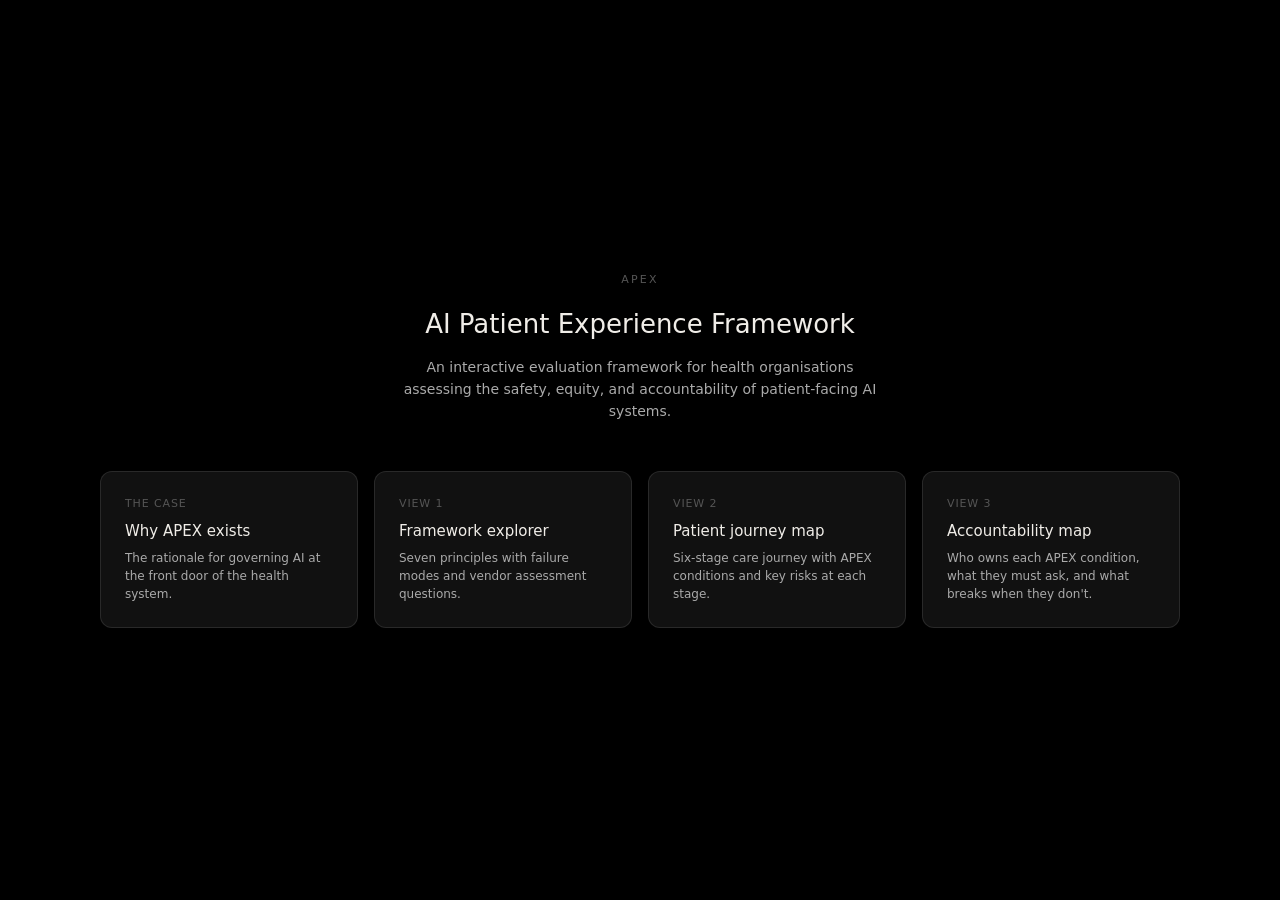
<file: index.html>
<!DOCTYPE html>
<html lang="en">
<head>
  <meta charset="UTF-8">
  <meta name="viewport" content="width=device-width, initial-scale=1.0">
  <title>APEX — AI Patient Experience Framework</title>
  <link rel="stylesheet" href="styles/base.css">
  <style>
    .landing {
      min-height: 100vh;
      display: flex;
      flex-direction: column;
      align-items: center;
      justify-content: center;
      padding: 40px 24px;
      position: relative;
      overflow: hidden;
      background: #000;
    }

    .landing__video {
      position: absolute;
      top: 50%;
      left: 50%;
      transform: translate(-50%, -50%);
      width: 896px;
      height: auto;
      z-index: 0;
    }

    .landing > *:not(.landing__video) {
      position: relative;
      z-index: 1;
    }

    .landing__logotype {
      font-size: 11px;
      font-weight: 500;
      letter-spacing: 0.2em;
      text-transform: uppercase;
      color: var(--color-text-tertiary);
      margin-bottom: 16px;
    }

    .landing__title {
      font-size: 26px;
      font-weight: 500;
      color: var(--color-text-primary);
      text-align: center;
      margin-bottom: 12px;
    }

    .landing__summary {
      font-size: 14px;
      color: var(--color-text-secondary);
      text-align: center;
      max-width: 480px;
      line-height: 1.6;
      margin-bottom: 48px;
    }

    .nav-cards {
      display: grid;
      grid-template-columns: repeat(4, 1fr);
      gap: 16px;
      width: 100%;
      max-width: 1080px;
    }

    .nav-card {
      display: block;
      padding: 24px;
      border: 1px solid var(--color-border);
      border-radius: var(--radius-lg);
      text-decoration: none;
      background: var(--color-bg-secondary);
      transition: border-color 0.15s, background 0.15s;
    }

    .nav-card:hover {
      border-color: var(--color-border-strong);
      background: var(--color-bg-tertiary);
    }

    .nav-card__label {
      font-size: 11px;
      font-weight: 500;
      text-transform: uppercase;
      letter-spacing: 0.08em;
      color: var(--color-text-tertiary);
      margin-bottom: 8px;
    }

    .nav-card__title {
      font-size: 15px;
      font-weight: 500;
      color: var(--color-text-primary);
      margin-bottom: 6px;
    }

    .nav-card__desc {
      font-size: 12px;
      color: var(--color-text-secondary);
      line-height: 1.5;
    }

    @media (max-width: 900px) {
      .nav-cards {
        grid-template-columns: 1fr 1fr;
      }
    }
    @media (max-width: 480px) {
      .nav-cards {
        grid-template-columns: 1fr;
      }
    }
  </style>
</head>
<body>
  <main class="landing">
    <video class="landing__video" autoplay muted loop playsinline>
      <source src="styles/custom-rad-hero-bg-video.mp4" type="video/mp4">
    </video>
    <div class="landing__logotype">APEX</div>
    <h1 class="landing__title">AI Patient Experience Framework</h1>
    <p class="landing__summary">
      An interactive evaluation framework for health organisations assessing the safety, equity, and accountability of patient-facing AI systems.
    </p>
    <div class="nav-cards">
      <a href="pages/context.html" class="nav-card">
        <div class="nav-card__label">The case</div>
        <div class="nav-card__title">Why APEX exists</div>
        <div class="nav-card__desc">The rationale for governing AI at the front door of the health system.</div>
      </a>
      <a href="pages/framework.html" class="nav-card">
        <div class="nav-card__label">View 1</div>
        <div class="nav-card__title">Framework explorer</div>
        <div class="nav-card__desc">Seven principles with failure modes and vendor assessment questions.</div>
      </a>
      <a href="pages/journey.html" class="nav-card">
        <div class="nav-card__label">View 2</div>
        <div class="nav-card__title">Patient journey map</div>
        <div class="nav-card__desc">Six-stage care journey with APEX conditions and key risks at each stage.</div>
      </a>
      <a href="pages/accountability.html" class="nav-card">
        <div class="nav-card__label">View 3</div>
        <div class="nav-card__title">Accountability map</div>
        <div class="nav-card__desc">Who owns each APEX condition, what they must ask, and what breaks when they don't.</div>
      </a>
    </div>
  </main>
</body>
</html>
</file>
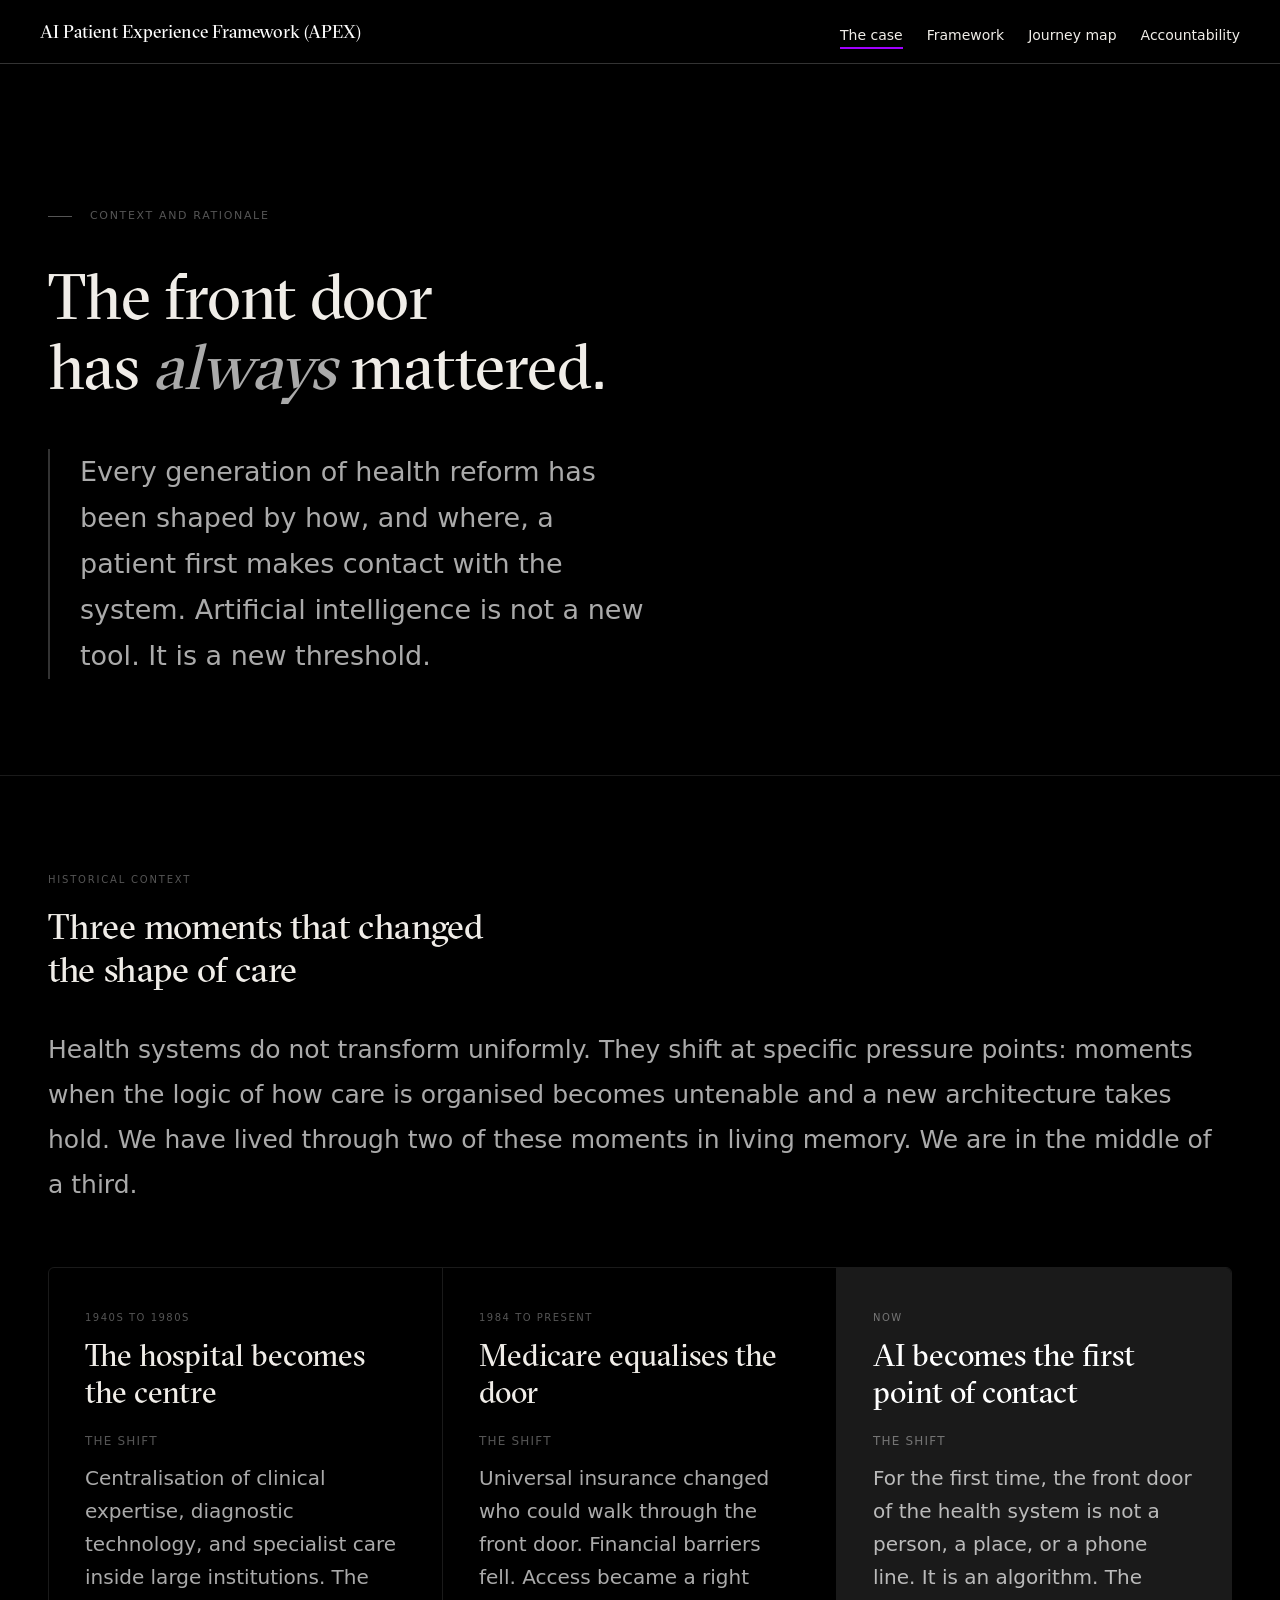
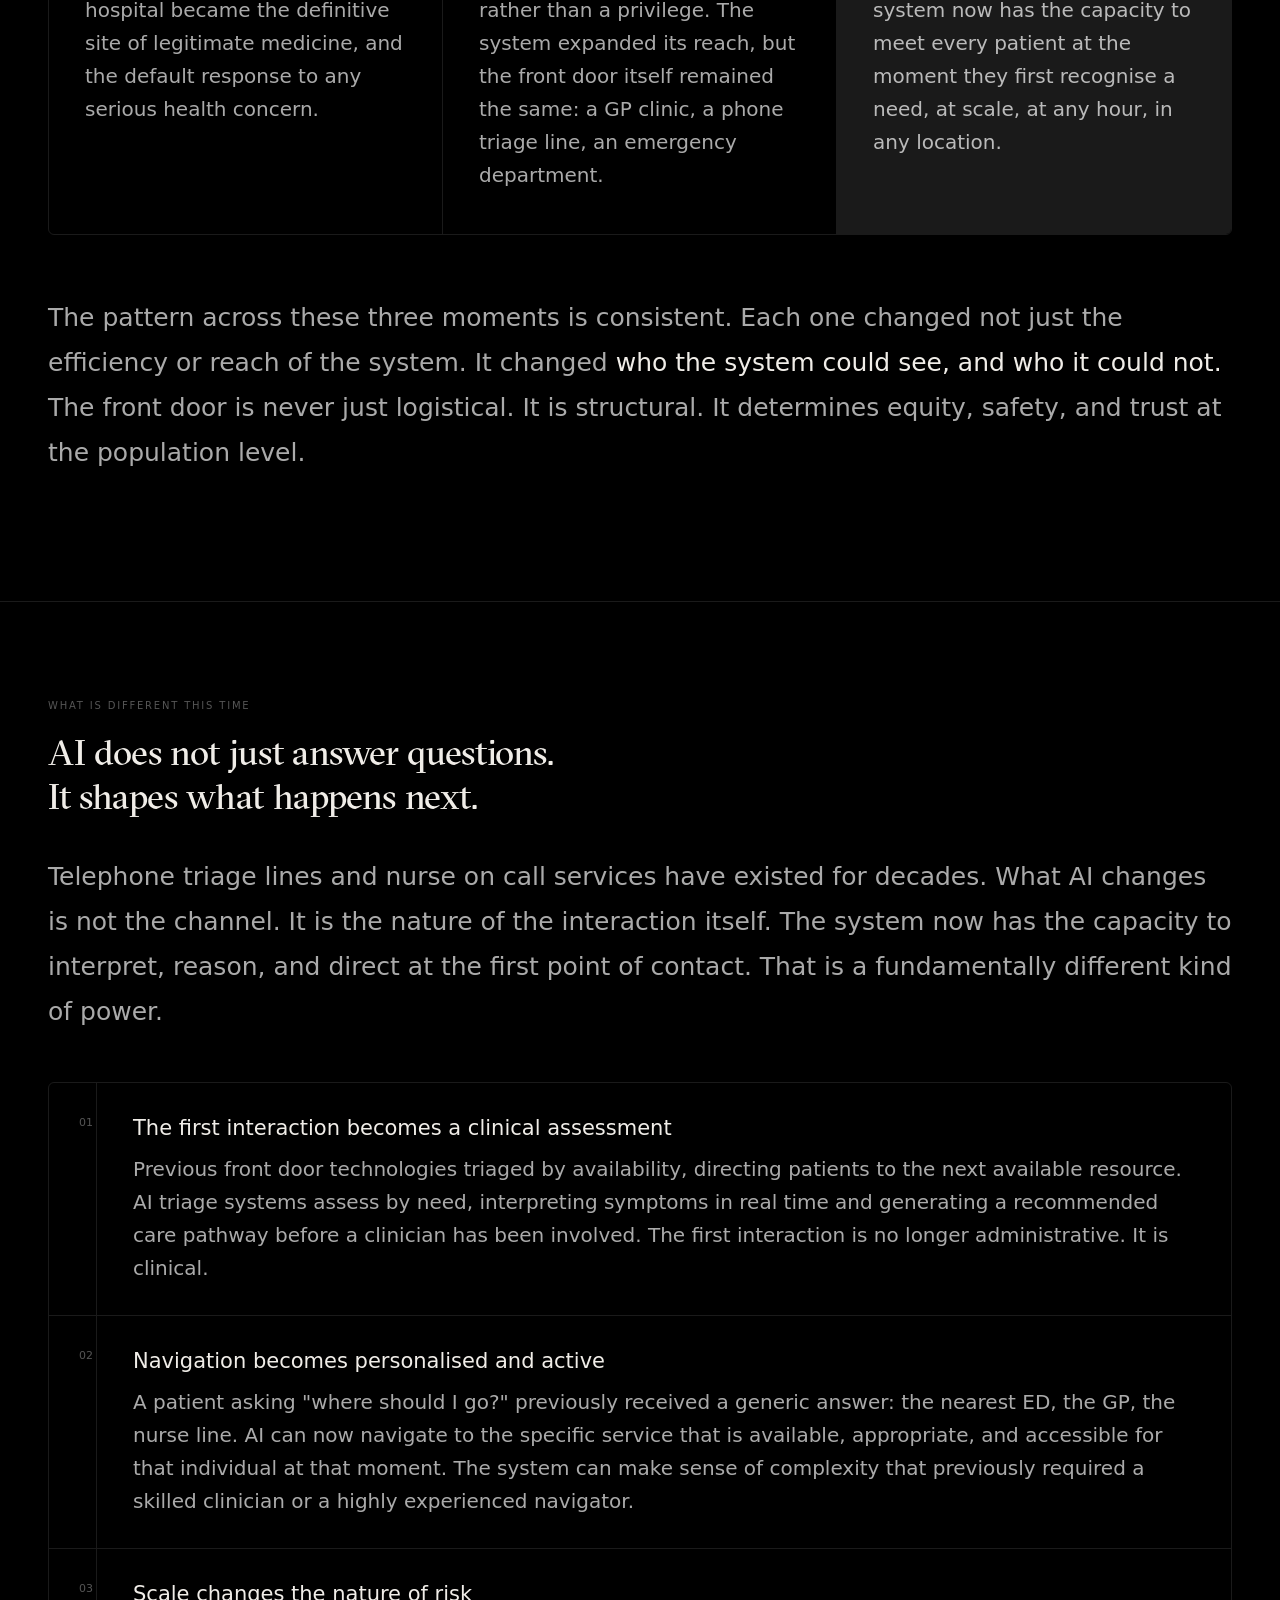
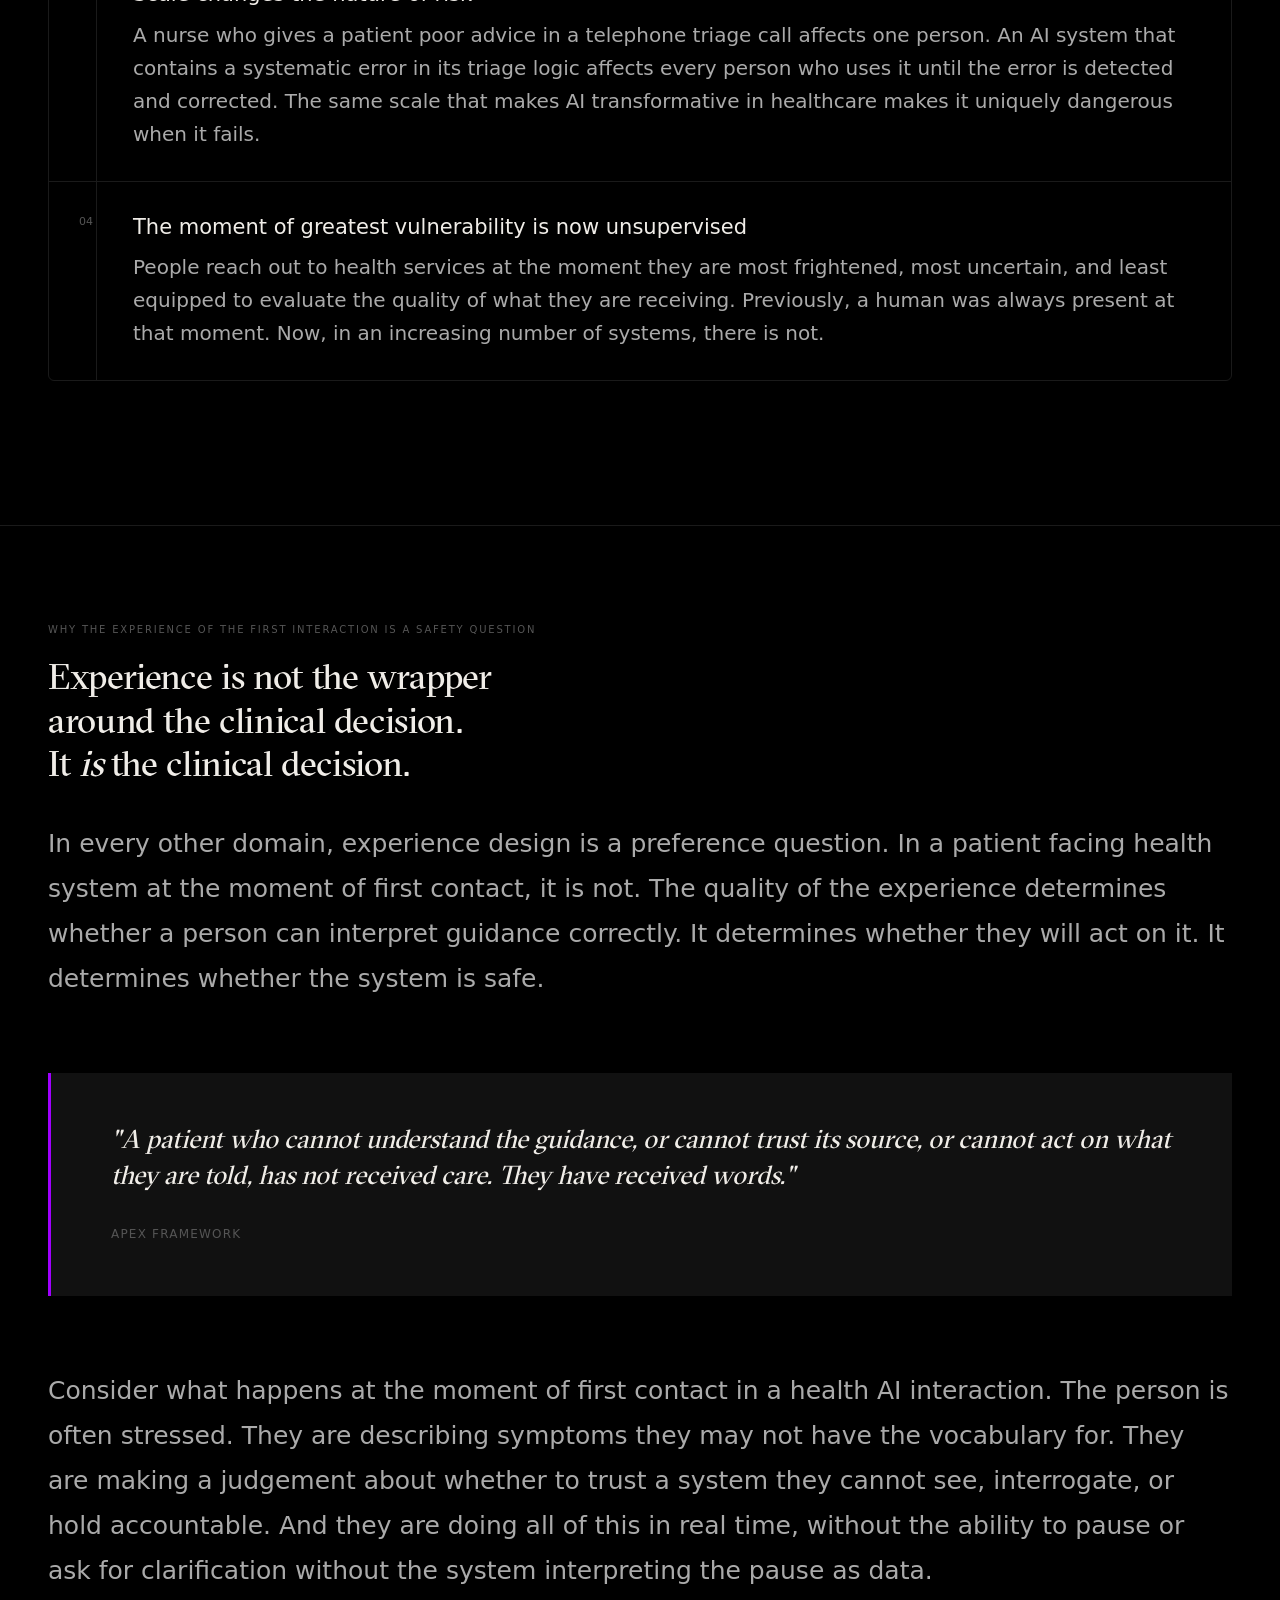
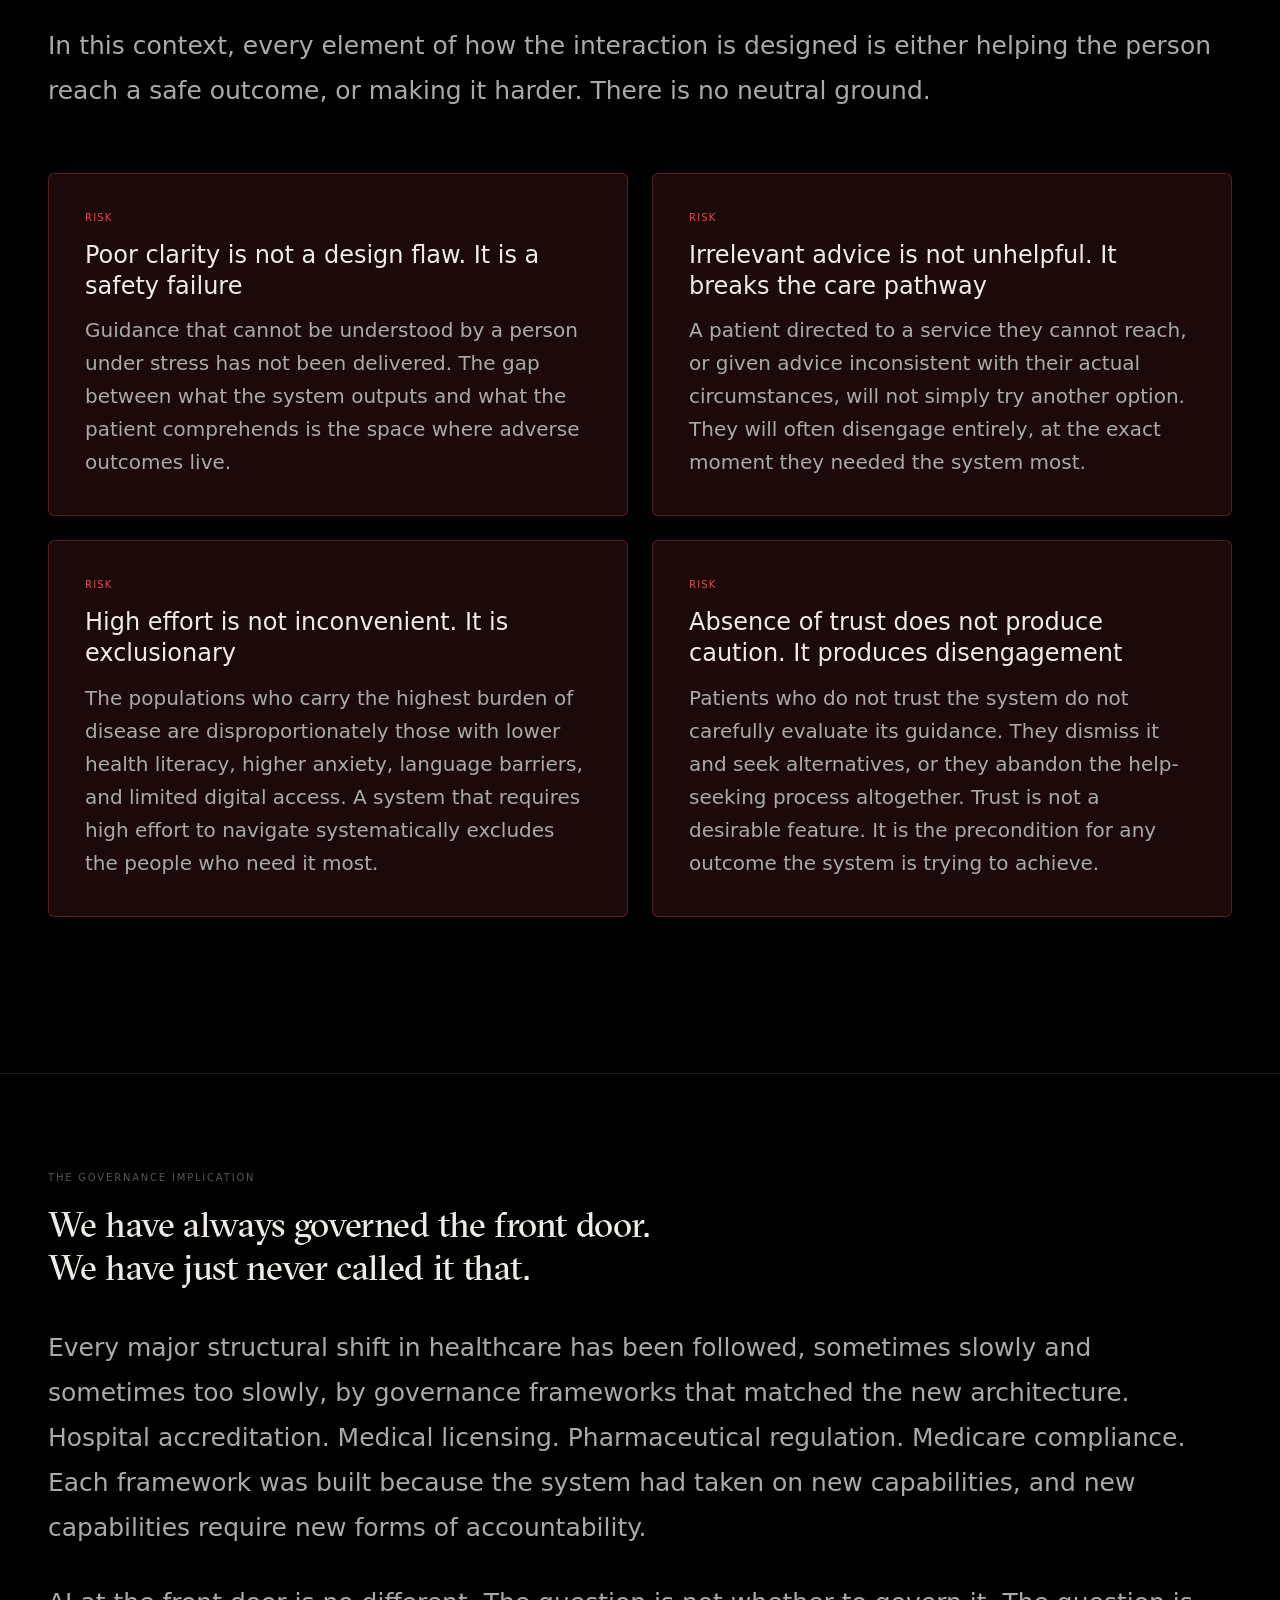
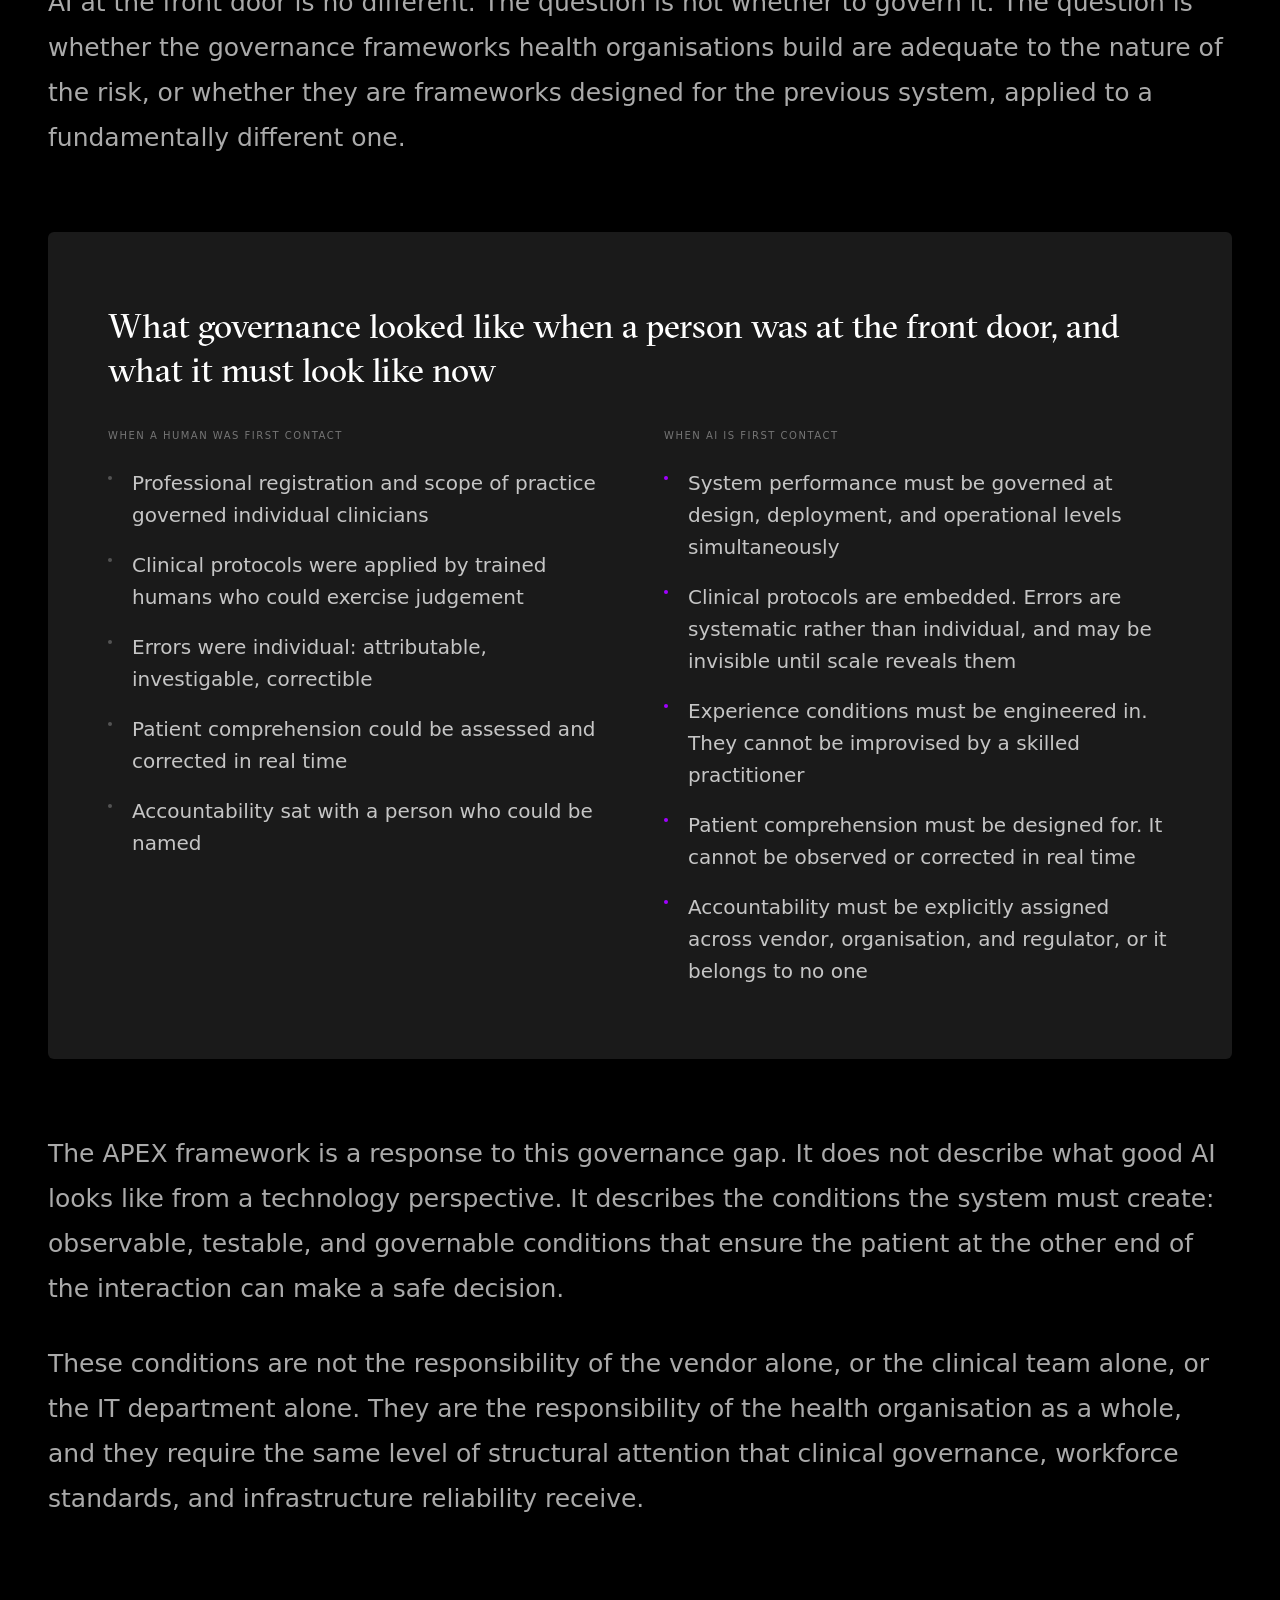
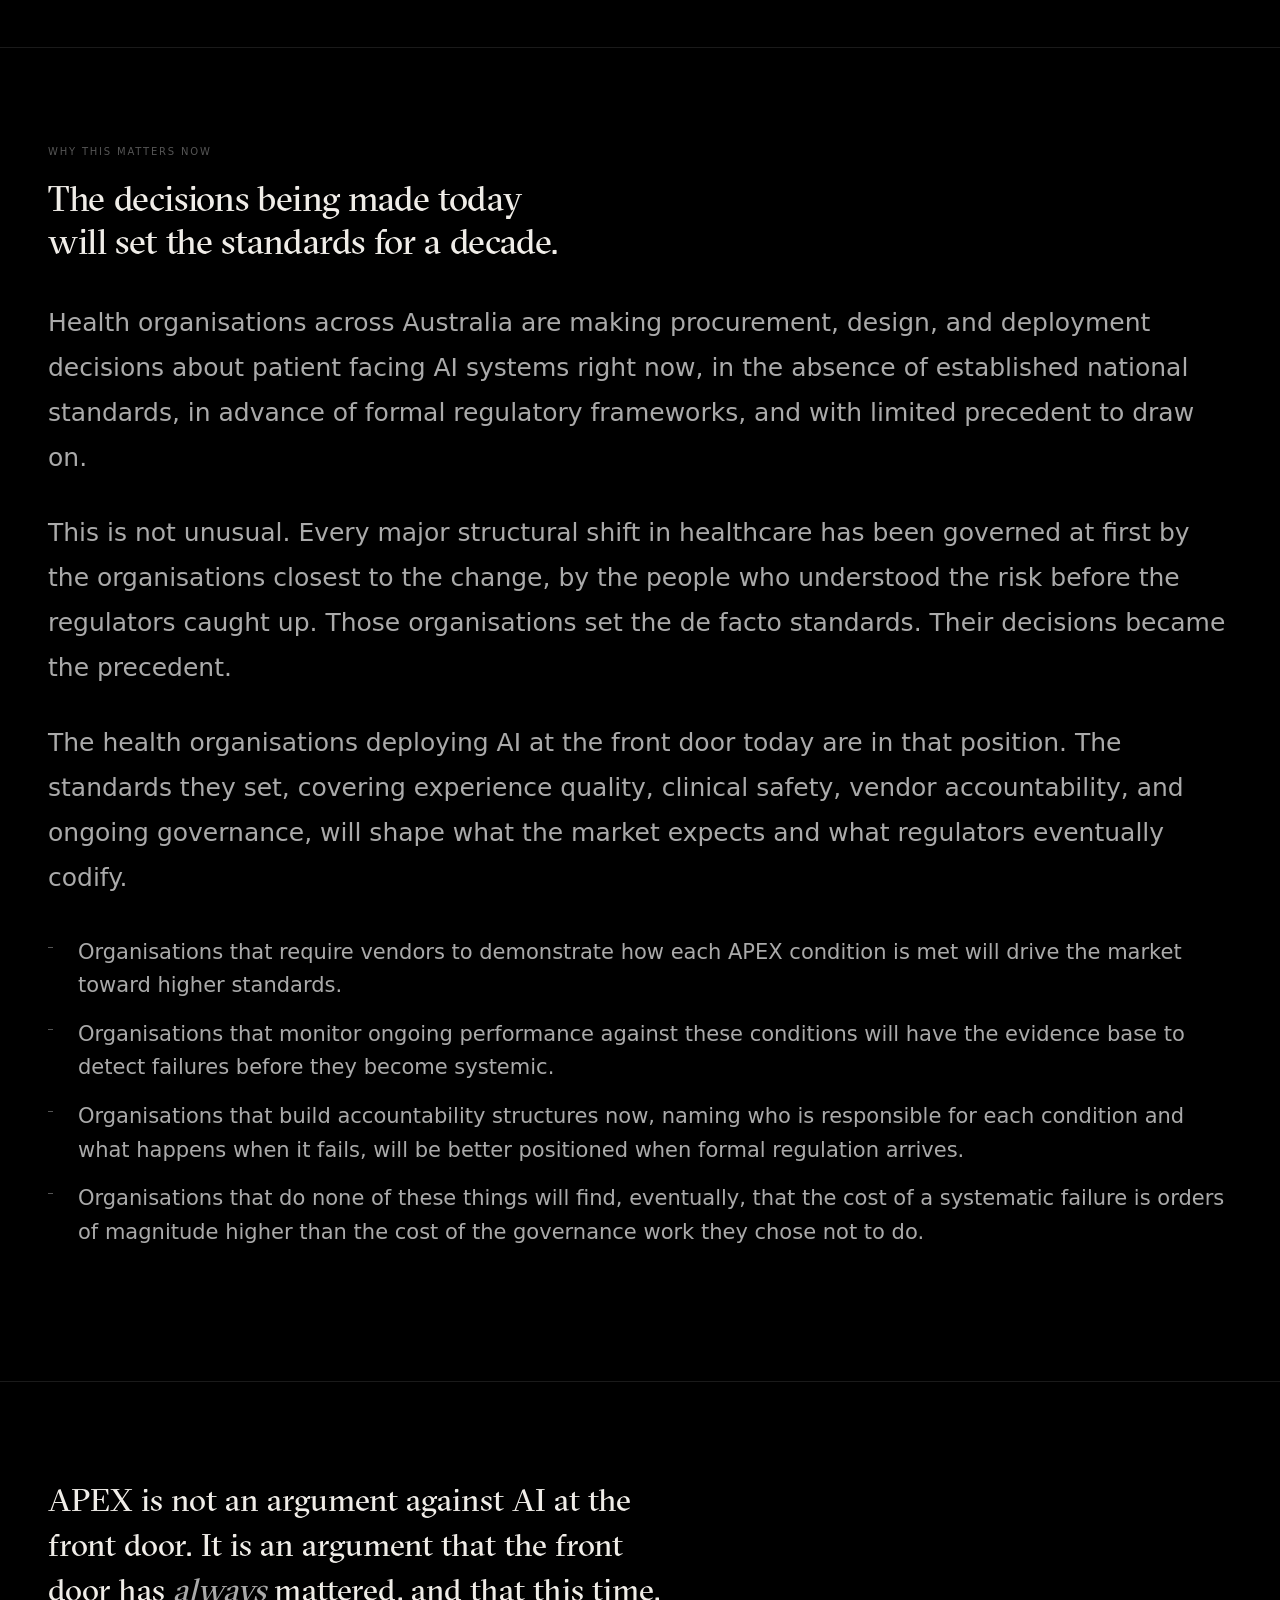
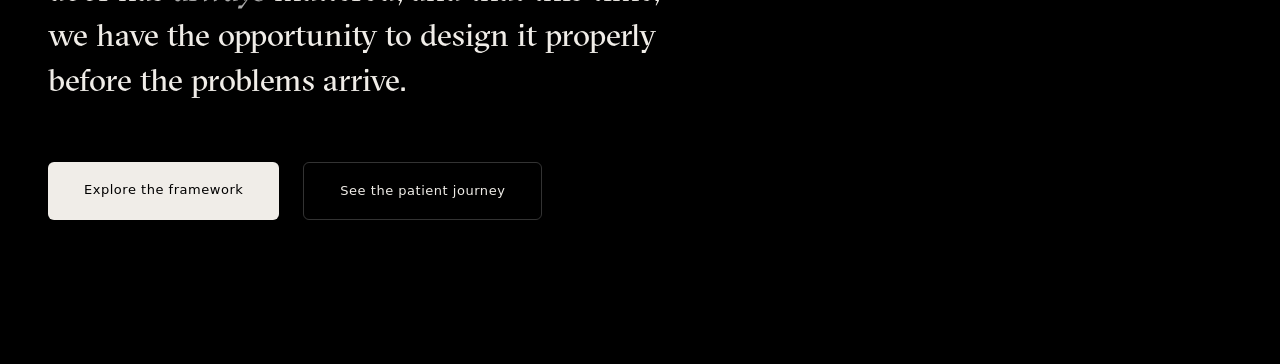
<file: pages/context.html>
<!DOCTYPE html>
<html lang="en">
<head>
  <meta charset="UTF-8">
  <meta name="viewport" content="width=device-width, initial-scale=1.0">
  <title>APEX — The case for APEX</title>
  <link rel="stylesheet" href="../styles/base.css">
  <link rel="stylesheet" href="../styles/context.css">
</head>
<body>

  <nav class="apex-nav" role="navigation" aria-label="Main navigation">
    <a href="../index.html" class="apex-nav__logo">AI Patient Experience Framework (APEX)</a>
    <ul class="apex-nav__links">
      <li><a href="context.html" class="active">The case</a></li>
      <li><a href="framework.html">Framework</a></li>
      <li><a href="journey.html">Journey map</a></li>
      <li><a href="accountability.html">Accountability</a></li>
    </ul>
  </nav>

  <div class="hero">
    <p class="hero-kicker">Context and rationale</p>
    <h1>The front door<br>has <em>always</em> mattered.</h1>
    <p class="hero-lead">Every generation of health reform has been shaped by how, and where, a patient first makes contact with the system. Artificial intelligence is not a new tool. It is a new threshold.</p>
  </div>

  <div class="section-rule"></div>

  <div class="section" id="s1">
    <p class="section-label">Historical context</p>
    <h2>Three moments that changed<br>the shape of care</h2>
    <p class="body-text">Health systems do not transform uniformly. They shift at specific pressure points: moments when the logic of how care is organised becomes untenable and a new architecture takes hold. We have lived through two of these moments in living memory. We are in the middle of a third.</p>

    <div class="era-grid">
      <div class="era-card">
        <p class="era-period">1940s to 1980s</p>
        <p class="era-title">The hospital becomes the centre</p>
        <p class="era-change">The shift</p>
        <p class="era-desc">Centralisation of clinical expertise, diagnostic technology, and specialist care inside large institutions. The hospital became the definitive site of legitimate medicine, and the default response to any serious health concern.</p>
      </div>
      <div class="era-card">
        <p class="era-period">1984 to present</p>
        <p class="era-title">Medicare equalises the door</p>
        <p class="era-change">The shift</p>
        <p class="era-desc">Universal insurance changed who could walk through the front door. Financial barriers fell. Access became a right rather than a privilege. The system expanded its reach, but the front door itself remained the same: a GP clinic, a phone triage line, an emergency department.</p>
      </div>
      <div class="era-card era-now">
        <p class="era-period">Now</p>
        <p class="era-title">AI becomes the first point of contact</p>
        <p class="era-change">The shift</p>
        <p class="era-desc">For the first time, the front door of the health system is not a person, a place, or a phone line. It is an algorithm. The system now has the capacity to meet every patient at the moment they first recognise a need, at scale, at any hour, in any location.</p>
      </div>
    </div>

    <p class="body-text">The pattern across these three moments is consistent. Each one changed not just the efficiency or reach of the system. It changed <strong>who the system could see, and who it could not.</strong> The front door is never just logistical. It is structural. It determines equity, safety, and trust at the population level.</p>
  </div>

  <div class="section-rule"></div>

  <div class="section" id="s2">
    <p class="section-label">What is different this time</p>
    <h2>AI does not just answer questions.<br>It shapes what happens next.</h2>

    <p class="body-text">Telephone triage lines and nurse on call services have existed for decades. What AI changes is not the channel. It is the nature of the interaction itself. The system now has the capacity to interpret, reason, and direct at the first point of contact. That is a fundamentally different kind of power.</p>

    <ul class="change-list">
      <li class="change-item">
        <span class="change-index">01</span>
        <div class="change-content">
          <p class="change-title">The first interaction becomes a clinical assessment</p>
          <p class="change-text">Previous front door technologies triaged by availability, directing patients to the next available resource. AI triage systems assess by need, interpreting symptoms in real time and generating a recommended care pathway before a clinician has been involved. The first interaction is no longer administrative. It is clinical.</p>
        </div>
      </li>
      <li class="change-item">
        <span class="change-index">02</span>
        <div class="change-content">
          <p class="change-title">Navigation becomes personalised and active</p>
          <p class="change-text">A patient asking "where should I go?" previously received a generic answer: the nearest ED, the GP, the nurse line. AI can now navigate to the specific service that is available, appropriate, and accessible for that individual at that moment. The system can make sense of complexity that previously required a skilled clinician or a highly experienced navigator.</p>
        </div>
      </li>
      <li class="change-item">
        <span class="change-index">03</span>
        <div class="change-content">
          <p class="change-title">Scale changes the nature of risk</p>
          <p class="change-text">A nurse who gives a patient poor advice in a telephone triage call affects one person. An AI system that contains a systematic error in its triage logic affects every person who uses it until the error is detected and corrected. The same scale that makes AI transformative in healthcare makes it uniquely dangerous when it fails.</p>
        </div>
      </li>
      <li class="change-item">
        <span class="change-index">04</span>
        <div class="change-content">
          <p class="change-title">The moment of greatest vulnerability is now unsupervised</p>
          <p class="change-text">People reach out to health services at the moment they are most frightened, most uncertain, and least equipped to evaluate the quality of what they are receiving. Previously, a human was always present at that moment. Now, in an increasing number of systems, there is not.</p>
        </div>
      </li>
    </ul>
  </div>

  <div class="section-rule"></div>

  <div class="section" id="s3">
    <p class="section-label">Why the experience of the first interaction is a safety question</p>
    <h2>Experience is not the wrapper<br>around the clinical decision.<br>It <em>is</em> the clinical decision.</h2>

    <p class="body-text">In every other domain, experience design is a preference question. In a patient facing health system at the moment of first contact, it is not. The quality of the experience determines whether a person can interpret guidance correctly. It determines whether they will act on it. It determines whether the system is safe.</p>

    <div class="pull-quote">
      <p>"A patient who cannot understand the guidance, or cannot trust its source, or cannot act on what they are told, has not received care. They have received words."</p>
      <cite>APEX Framework</cite>
    </div>

    <p class="body-text">Consider what happens at the moment of first contact in a health AI interaction. The person is often stressed. They are describing symptoms they may not have the vocabulary for. They are making a judgement about whether to trust a system they cannot see, interrogate, or hold accountable. And they are doing all of this in real time, without the ability to pause or ask for clarification without the system interpreting the pause as data.</p>

    <p class="body-text">In this context, every element of how the interaction is designed is either helping the person reach a safe outcome, or making it harder. There is no neutral ground.</p>

    <div class="why-grid">
      <div class="why-card why-danger">
        <p class="why-card-tag">Risk</p>
        <p class="why-card-title">Poor clarity is not a design flaw. It is a safety failure</p>
        <p class="why-card-text">Guidance that cannot be understood by a person under stress has not been delivered. The gap between what the system outputs and what the patient comprehends is the space where adverse outcomes live.</p>
      </div>
      <div class="why-card why-danger">
        <p class="why-card-tag">Risk</p>
        <p class="why-card-title">Irrelevant advice is not unhelpful. It breaks the care pathway</p>
        <p class="why-card-text">A patient directed to a service they cannot reach, or given advice inconsistent with their actual circumstances, will not simply try another option. They will often disengage entirely, at the exact moment they needed the system most.</p>
      </div>
      <div class="why-card why-danger">
        <p class="why-card-tag">Risk</p>
        <p class="why-card-title">High effort is not inconvenient. It is exclusionary</p>
        <p class="why-card-text">The populations who carry the highest burden of disease are disproportionately those with lower health literacy, higher anxiety, language barriers, and limited digital access. A system that requires high effort to navigate systematically excludes the people who need it most.</p>
      </div>
      <div class="why-card why-danger">
        <p class="why-card-tag">Risk</p>
        <p class="why-card-title">Absence of trust does not produce caution. It produces disengagement</p>
        <p class="why-card-text">Patients who do not trust the system do not carefully evaluate its guidance. They dismiss it and seek alternatives, or they abandon the help-seeking process altogether. Trust is not a desirable feature. It is the precondition for any outcome the system is trying to achieve.</p>
      </div>
    </div>
  </div>

  <div class="section-rule"></div>

  <div class="section" id="s4">
    <p class="section-label">The governance implication</p>
    <h2>We have always governed the front door.<br>We have just never called it that.</h2>

    <p class="body-text">Every major structural shift in healthcare has been followed, sometimes slowly and sometimes too slowly, by governance frameworks that matched the new architecture. Hospital accreditation. Medical licensing. Pharmaceutical regulation. Medicare compliance. Each framework was built because the system had taken on new capabilities, and new capabilities require new forms of accountability.</p>

    <p class="body-text">AI at the front door is no different. The question is not whether to govern it. The question is whether the governance frameworks health organisations build are adequate to the nature of the risk, or whether they are frameworks designed for the previous system, applied to a fundamentally different one.</p>

    <div class="contrast-block">
      <h3>What governance looked like when a person was at the front door, and what it must look like now</h3>
      <div class="contrast-cols">
        <div>
          <p class="contrast-col-label">When a human was first contact</p>
          <ul class="contrast-list before">
            <li>Professional registration and scope of practice governed individual clinicians</li>
            <li>Clinical protocols were applied by trained humans who could exercise judgement</li>
            <li>Errors were individual: attributable, investigable, correctible</li>
            <li>Patient comprehension could be assessed and corrected in real time</li>
            <li>Accountability sat with a person who could be named</li>
          </ul>
        </div>
        <div>
          <p class="contrast-col-label">When AI is first contact</p>
          <ul class="contrast-list after">
            <li>System performance must be governed at design, deployment, and operational levels simultaneously</li>
            <li>Clinical protocols are embedded. Errors are systematic rather than individual, and may be invisible until scale reveals them</li>
            <li>Experience conditions must be engineered in. They cannot be improvised by a skilled practitioner</li>
            <li>Patient comprehension must be designed for. It cannot be observed or corrected in real time</li>
            <li>Accountability must be explicitly assigned across vendor, organisation, and regulator, or it belongs to no one</li>
          </ul>
        </div>
      </div>
    </div>

    <p class="body-text">The APEX framework is a response to this governance gap. It does not describe what good AI looks like from a technology perspective. It describes the conditions the system must create: observable, testable, and governable conditions that ensure the patient at the other end of the interaction can make a safe decision.</p>

    <p class="body-text">These conditions are not the responsibility of the vendor alone, or the clinical team alone, or the IT department alone. They are the responsibility of the health organisation as a whole, and they require the same level of structural attention that clinical governance, workforce standards, and infrastructure reliability receive.</p>
  </div>

  <div class="section-rule"></div>

  <div class="section" id="s5">
    <p class="section-label">Why this matters now</p>
    <h2>The decisions being made today<br>will set the standards for a decade.</h2>

    <p class="body-text">Health organisations across Australia are making procurement, design, and deployment decisions about patient facing AI systems right now, in the absence of established national standards, in advance of formal regulatory frameworks, and with limited precedent to draw on.</p>

    <p class="body-text">This is not unusual. Every major structural shift in healthcare has been governed at first by the organisations closest to the change, by the people who understood the risk before the regulators caught up. Those organisations set the de facto standards. Their decisions became the precedent.</p>

    <p class="body-text">The health organisations deploying AI at the front door today are in that position. The standards they set, covering experience quality, clinical safety, vendor accountability, and ongoing governance, will shape what the market expects and what regulators eventually codify.</p>

    <ul class="apex-list">
      <li>Organisations that require vendors to demonstrate how each APEX condition is met will drive the market toward higher standards.</li>
      <li>Organisations that monitor ongoing performance against these conditions will have the evidence base to detect failures before they become systemic.</li>
      <li>Organisations that build accountability structures now, naming who is responsible for each condition and what happens when it fails, will be better positioned when formal regulation arrives.</li>
      <li>Organisations that do none of these things will find, eventually, that the cost of a systematic failure is orders of magnitude higher than the cost of the governance work they chose not to do.</li>
    </ul>
  </div>

  <div class="section-rule"></div>

  <div class="closing" id="closing">
    <p class="closing-text">APEX is not an argument against AI at the front door. It is an argument that the front door has <em>always</em> mattered, and that this time, we have the opportunity to design it properly before the problems arrive.</p>
    <div class="cta-row">
      <a class="cta-btn cta-primary" href="framework.html">Explore the framework</a>
      <a class="cta-btn cta-secondary" href="journey.html">See the patient journey</a>
    </div>
  </div>

  <script>
    const observer = new IntersectionObserver((entries) => {
      entries.forEach(e => { if (e.isIntersecting) e.target.classList.add('visible'); });
    }, { threshold: 0.08 });
    document.querySelectorAll('.section, .closing').forEach(el => observer.observe(el));
  </script>

</body>
</html>
</file>
<file: styles/base.css>
@font-face {
  font-family: 'GT Sectra Fine';
  src: url('../fonts/GT-Sectra-Fine-Book.otf') format('opentype');
  font-weight: 300;
  font-style: normal;
}

@font-face {
  font-family: 'GT Sectra Fine';
  src: url('../fonts/GT-Sectra-Fine-Regular.otf') format('opentype');
  font-weight: 400;
  font-style: normal;
}

@font-face {
  font-family: 'GT Sectra Fine';
  src: url('../fonts/GT-Sectra-Fine-Medium.otf') format('opentype');
  font-weight: 500;
  font-style: normal;
}

:root {
  --font-serif: 'GT Sectra Fine', Georgia, serif;
  --color-text-primary: #f0ede8;
  --color-text-secondary: #aaa;
  --color-text-tertiary: #555;
  --color-bg-primary: #000000;
  --color-bg-secondary: #111111;
  --color-bg-tertiary: #1a1a1a;
  --color-border: rgba(255,255,255,0.1);
  --color-border-strong: rgba(255,255,255,0.2);
  --color-accent-blue: #378ADD;
  --color-accent-blue-bg: rgba(55,138,221,0.12);
  --color-accent-blue-text: #7AB8F0;
  --color-accent-red: #E24B4A;
  --color-accent-red-bg: rgba(226,75,74,0.12);
  --color-accent-red-text: #F09090;
  --color-accent-purple: #A100FF;
  --color-accent-teal: #1D9E75;
  --color-accent-amber: #BA7517;
  --font-sans: system-ui, -apple-system, sans-serif;
  --radius-sm: 6px;
  --radius-md: 8px;
  --radius-lg: 12px;
}

*, *::before, *::after {
  box-sizing: border-box;
  margin: 0;
  padding: 0;
}

html {
  font-size: 15px;
  -webkit-font-smoothing: antialiased;
}

body {
  font-family: var(--font-sans);
  font-weight: 400;
  color: var(--color-text-primary);
  background: var(--color-bg-primary);
  line-height: 1.5;
}

h1 { font-size: 28px; font-weight: 500; }
h2 { font-size: 24px; font-weight: 500; }
h3 { font-size: 17px; font-weight: 500; }

.label {
  font-size: 11px;
  font-weight: 500;
  text-transform: uppercase;
  letter-spacing: 0.08em;
  color: var(--color-text-tertiary);
}

.text-secondary { color: var(--color-text-secondary); font-size: 14px; }
.text-tertiary  { color: var(--color-text-tertiary);  font-size: 14px; }

@media (min-width: 1024px) {
  html { font-size: 24px; }
  h1 { font-size: 44px; }
  h2 { font-size: 38px; }
  h3 { font-size: 26px; }
  .text-secondary { font-size: 21px; }
  .text-tertiary  { font-size: 21px; }
  .apex-nav { height: 80px; padding: 0 48px; }
  .apex-nav__logo { font-size: 27px; }
  .apex-nav__links a { font-size: 20px; }
}

/* Nav */
.apex-nav {
  display: flex;
  align-items: center;
  justify-content: space-between;
  padding: 0 40px;
  height: 64px;
  border-bottom: 1px solid var(--color-border-strong);
  background: var(--color-bg-primary);
  position: sticky;
  top: 0;
  z-index: 100;
}

.apex-nav__logo {
  font-family: var(--font-serif);
  font-size: 18px;
  font-weight: 400;
  color: #fff;
  text-decoration: none;
  white-space: nowrap;
}

.apex-nav__links {
  display: flex;
  gap: 24px;
  list-style: none;
}

.apex-nav__links a {
  font-size: 14px;
  color: var(--color-text-primary);
  text-decoration: none;
  padding-bottom: 4px;
  border-bottom: 2px solid transparent;
  font-weight: 500;
}

.apex-nav__links a:hover {
  color: var(--color-text-primary);
  border-bottom-color: var(--color-border-strong);
}

.apex-nav__links a.active {
  color: var(--color-text-primary);
  border-bottom-color: var(--color-accent-purple);
}

@media (max-width: 640px) {
  .apex-nav {
    padding: 0 20px;
    height: 56px;
  }
  .apex-nav__links {
    gap: 16px;
  }
  .apex-nav__links a {
    font-size: 13px;
  }
}

/* Explore further button */
.btn-explore {
  display: block;
  width: 100%;
  padding: 12px 16px;
  background: none;
  border: 1px solid var(--color-border-strong);
  border-radius: var(--radius-md);
  font-family: var(--font-sans);
  font-size: 13px;
  font-weight: 500;
  color: var(--color-text-secondary);
  cursor: pointer;
  text-align: center;
  margin-top: 24px;
}

.btn-explore:hover {
  background: var(--color-bg-secondary);
  color: var(--color-text-primary);
}
</file>
<file: styles/context.css>
:root {
  --serif: var(--font-serif);
  --context-max: 900px;
}

body {
  font-weight: 300;
}

/* HERO */
.hero {
  max-width: var(--context-max);
  margin: 0 auto;
  padding: 6rem 2rem 4rem;
  opacity: 0;
  transform: translateY(16px);
  animation: rise 0.7s ease forwards;
}

.hero-kicker {
  font-size: 11px;
  font-weight: 500;
  letter-spacing: 0.15em;
  text-transform: uppercase;
  color: var(--color-text-tertiary);
  margin-bottom: 1.5rem;
  display: flex;
  align-items: center;
  gap: 0.75rem;
}

.hero-kicker::before {
  content: '';
  display: block;
  width: 24px;
  height: 1px;
  background: var(--color-text-tertiary);
}

.hero h1 {
  font-family: var(--serif);
  font-size: clamp(40px, 6vw, 64px);
  font-weight: 400;
  line-height: 1.1;
  color: var(--color-text-primary);
  margin-bottom: 2rem;
  letter-spacing: -0.01em;
}

.hero h1 em {
  font-style: italic;
  color: var(--color-text-secondary);
}

.hero-lead {
  font-size: 18px;
  font-weight: 300;
  color: var(--color-text-secondary);
  line-height: 1.7;
  max-width: 600px;
  border-left: 2px solid var(--color-border-strong);
  padding-left: 1.25rem;
}

/* SECTION RULE */
.section-rule {
  max-width: var(--context-max);
  margin: 0 auto;
  padding: 0 2rem;
  border-top: 1px solid var(--color-border);
}

/* SECTIONS */
.section {
  max-width: var(--context-max);
  margin: 0 auto;
  padding: 4rem 2rem;
  opacity: 0;
  transform: translateY(12px);
  transition: opacity 0.6s ease, transform 0.6s ease;
}

.section.visible {
  opacity: 1;
  transform: translateY(0);
}

.section-label {
  font-size: 10px;
  font-weight: 500;
  letter-spacing: 0.18em;
  text-transform: uppercase;
  color: var(--color-text-tertiary);
  margin-bottom: 0.75rem;
}

.section h2 {
  font-family: var(--serif);
  font-size: clamp(26px, 4vw, 36px);
  font-weight: 400;
  line-height: 1.2;
  color: var(--color-text-primary);
  margin-bottom: 1.5rem;
  letter-spacing: -0.01em;
}

.body-text {
  font-size: 16px;
  font-weight: 300;
  color: var(--color-text-secondary);
  line-height: 1.8;
  margin-bottom: 1.25rem;
}

.body-text strong {
  font-weight: 500;
  color: var(--color-text-primary);
}

/* ERA GRID */
.era-grid {
  display: grid;
  grid-template-columns: repeat(3, 1fr);
  gap: 0;
  border: 1px solid var(--color-border);
  border-radius: var(--radius-sm);
  overflow: hidden;
  margin: 2.5rem 0;
}

.era-card {
  padding: 1.75rem 1.5rem;
  border-right: 1px solid var(--color-border);
}

.era-card:last-child {
  border-right: none;
}

.era-period {
  font-size: 10px;
  font-weight: 500;
  letter-spacing: 0.15em;
  text-transform: uppercase;
  color: var(--color-text-tertiary);
  margin-bottom: 0.5rem;
}

.era-title {
  font-family: var(--serif);
  font-size: 20px;
  font-weight: 400;
  color: var(--color-text-primary);
  margin-bottom: 0.875rem;
  line-height: 1.2;
}

.era-change {
  font-size: 12px;
  font-weight: 500;
  text-transform: uppercase;
  letter-spacing: 0.1em;
  color: var(--color-text-tertiary);
  margin-bottom: 0.5rem;
}

.era-desc {
  font-size: 13px;
  font-weight: 300;
  color: var(--color-text-secondary);
  line-height: 1.65;
}

.era-card.era-now {
  background: #1a1a1a;
}

.era-card.era-now .era-period,
.era-card.era-now .era-change {
  color: rgba(255,255,255,0.4);
}

.era-card.era-now .era-title {
  color: #fff;
}

.era-card.era-now .era-desc {
  color: rgba(255,255,255,0.7);
}

/* PULL QUOTE */
.pull-quote {
  margin: 3rem 0;
  padding: 2rem 2rem 2rem 2.5rem;
  border-left: 3px solid var(--color-accent-purple);
  background: var(--color-bg-secondary);
}

.pull-quote p {
  font-family: var(--serif);
  font-size: clamp(20px, 3vw, 26px);
  font-weight: 400;
  font-style: italic;
  color: var(--color-text-primary);
  line-height: 1.4;
  margin-bottom: 0.75rem;
}

.pull-quote cite {
  font-size: 12px;
  font-weight: 500;
  letter-spacing: 0.1em;
  text-transform: uppercase;
  color: var(--color-text-tertiary);
  font-style: normal;
}

/* CHANGE LIST */
.change-list {
  list-style: none;
  margin: 2rem 0;
  display: flex;
  flex-direction: column;
  gap: 0;
  border: 1px solid var(--color-border);
  border-radius: var(--radius-sm);
  overflow: hidden;
}

.change-item {
  display: grid;
  grid-template-columns: 48px 1fr;
  border-bottom: 1px solid var(--color-border);
}

.change-item:last-child {
  border-bottom: none;
}

.change-index {
  font-size: 11px;
  font-weight: 500;
  color: var(--color-text-tertiary);
  padding: 1.35rem 0 1.25rem 1.25rem;
  border-right: 1px solid var(--color-border);
  display: flex;
  align-items: flex-start;
}

.change-content {
  padding: 1.25rem 1.5rem;
}

.change-title {
  font-size: 14px;
  font-weight: 500;
  color: var(--color-text-primary);
  margin-bottom: 0.35rem;
}

.change-text {
  font-size: 13px;
  font-weight: 300;
  color: var(--color-text-secondary);
  line-height: 1.65;
}

/* WHY GRID */
.why-grid {
  display: grid;
  grid-template-columns: 1fr 1fr;
  gap: 1rem;
  margin: 2.5rem 0;
}

.why-card {
  padding: 1.5rem;
  border: 1px solid var(--color-border);
  border-radius: var(--radius-sm);
}

.why-card.why-danger {
  border-color: rgba(226,75,74,0.3);
  background: var(--color-accent-red-bg);
}

.why-card-tag {
  font-size: 10px;
  font-weight: 500;
  letter-spacing: 0.12em;
  text-transform: uppercase;
  color: var(--color-text-tertiary);
  margin-bottom: 0.625rem;
}

.why-card.why-danger .why-card-tag {
  color: var(--color-accent-red);
}

.why-card-title {
  font-size: 15px;
  font-weight: 500;
  color: var(--color-text-primary);
  margin-bottom: 0.5rem;
  line-height: 1.3;
}

.why-card-text {
  font-size: 13px;
  font-weight: 300;
  color: var(--color-text-secondary);
  line-height: 1.65;
}

/* APEX LIST */
.apex-list {
  list-style: none;
  margin: 1.5rem 0;
  display: flex;
  flex-direction: column;
  gap: 0.625rem;
}

.apex-list li {
  font-size: 14px;
  font-weight: 300;
  color: var(--color-text-secondary);
  line-height: 1.6;
  padding-left: 1.25rem;
  position: relative;
}

.apex-list li::before {
  content: '';
  position: absolute;
  left: 0;
  top: 11px;
  width: 5px;
  height: 1px;
  background: var(--color-text-tertiary);
}

/* CONTRAST BLOCK */
.contrast-block {
  background: #1a1a1a;
  color: #fff;
  padding: 3rem 2.5rem;
  margin: 3rem 0;
  border-radius: var(--radius-sm);
}

.contrast-block h3 {
  font-family: var(--serif);
  font-size: 22px;
  font-weight: 400;
  color: #fff;
  margin-bottom: 1.5rem;
  line-height: 1.3;
}

.contrast-cols {
  display: grid;
  grid-template-columns: 1fr 1fr;
  gap: 2rem;
}

.contrast-col-label {
  font-size: 10px;
  font-weight: 500;
  letter-spacing: 0.15em;
  text-transform: uppercase;
  color: rgba(255,255,255,0.4);
  margin-bottom: 1rem;
}

.contrast-list {
  list-style: none;
  display: flex;
  flex-direction: column;
  gap: 0.75rem;
}

.contrast-list li {
  font-size: 13px;
  font-weight: 300;
  color: rgba(255,255,255,0.75);
  line-height: 1.6;
  padding-left: 1rem;
  position: relative;
}

.contrast-list li::before {
  content: '';
  position: absolute;
  left: 0;
  top: 9px;
  width: 4px;
  height: 4px;
  border-radius: 50%;
}

.contrast-list.before li::before {
  background: rgba(255,255,255,0.25);
}

.contrast-list.after li::before {
  background: var(--color-accent-purple);
}

/* CLOSING */
.closing {
  max-width: var(--context-max);
  margin: 0 auto;
  padding: 4rem 2rem 6rem;
  opacity: 0;
  transform: translateY(12px);
  transition: opacity 0.6s ease, transform 0.6s ease;
}

.closing.visible {
  opacity: 1;
  transform: translateY(0);
}

.closing-text {
  font-family: var(--serif);
  font-size: clamp(22px, 3.5vw, 32px);
  font-weight: 400;
  color: var(--color-text-primary);
  line-height: 1.4;
  margin-bottom: 2.5rem;
  max-width: 640px;
}

.closing-text em {
  font-style: italic;
  color: var(--color-text-secondary);
}

.cta-row {
  display: flex;
  gap: 1rem;
  flex-wrap: wrap;
}

.cta-btn {
  display: inline-block;
  padding: 0.75rem 1.5rem;
  font-size: 13px;
  font-weight: 500;
  letter-spacing: 0.04em;
  text-decoration: none;
  border-radius: var(--radius-sm);
  transition: background 0.15s, color 0.15s;
}

.cta-primary {
  background: var(--color-text-primary);
  color: var(--color-bg-primary);
}

.cta-primary:hover {
  background: var(--color-text-secondary);
}

.cta-secondary {
  background: transparent;
  color: var(--color-text-primary);
  border: 1px solid var(--color-border-strong);
}

.cta-secondary:hover {
  background: var(--color-bg-secondary);
}

@keyframes rise {
  to { opacity: 1; transform: translateY(0); }
}

@media (min-width: 1024px) {
  :root { --context-max: 1300px; }
  .hero-lead { font-size: 27px; }
  .body-text { font-size: 25px; }
  .change-title { font-size: 21px; }
  .change-text { font-size: 20px; }
  .era-title { font-size: 31px; }
  .era-desc { font-size: 20px; }
  .why-card-title { font-size: 24px; }
  .why-card-text { font-size: 20px; }
  .contrast-block h3 { font-size: 34px; }
  .contrast-list li { font-size: 20px; }
  .apex-list li { font-size: 21px; }
}

@media (max-width: 640px) {
  .hero { padding: 4rem 1.25rem 3rem; }
  .section { padding: 3rem 1.25rem; }
  .section-rule { padding: 0 1.25rem; }
  .era-grid { grid-template-columns: 1fr; }
  .era-card { border-right: none; border-bottom: 1px solid var(--color-border); }
  .era-card:last-child { border-bottom: none; }
  .why-grid { grid-template-columns: 1fr; }
  .contrast-cols { grid-template-columns: 1fr; gap: 1.5rem; }
  .closing { padding: 3rem 1.25rem 4rem; }
  .contrast-block { padding: 2rem 1.5rem; margin: 2rem 0; }
  .pull-quote { padding: 1.5rem 1.5rem 1.5rem 1.75rem; }
}
</file>
